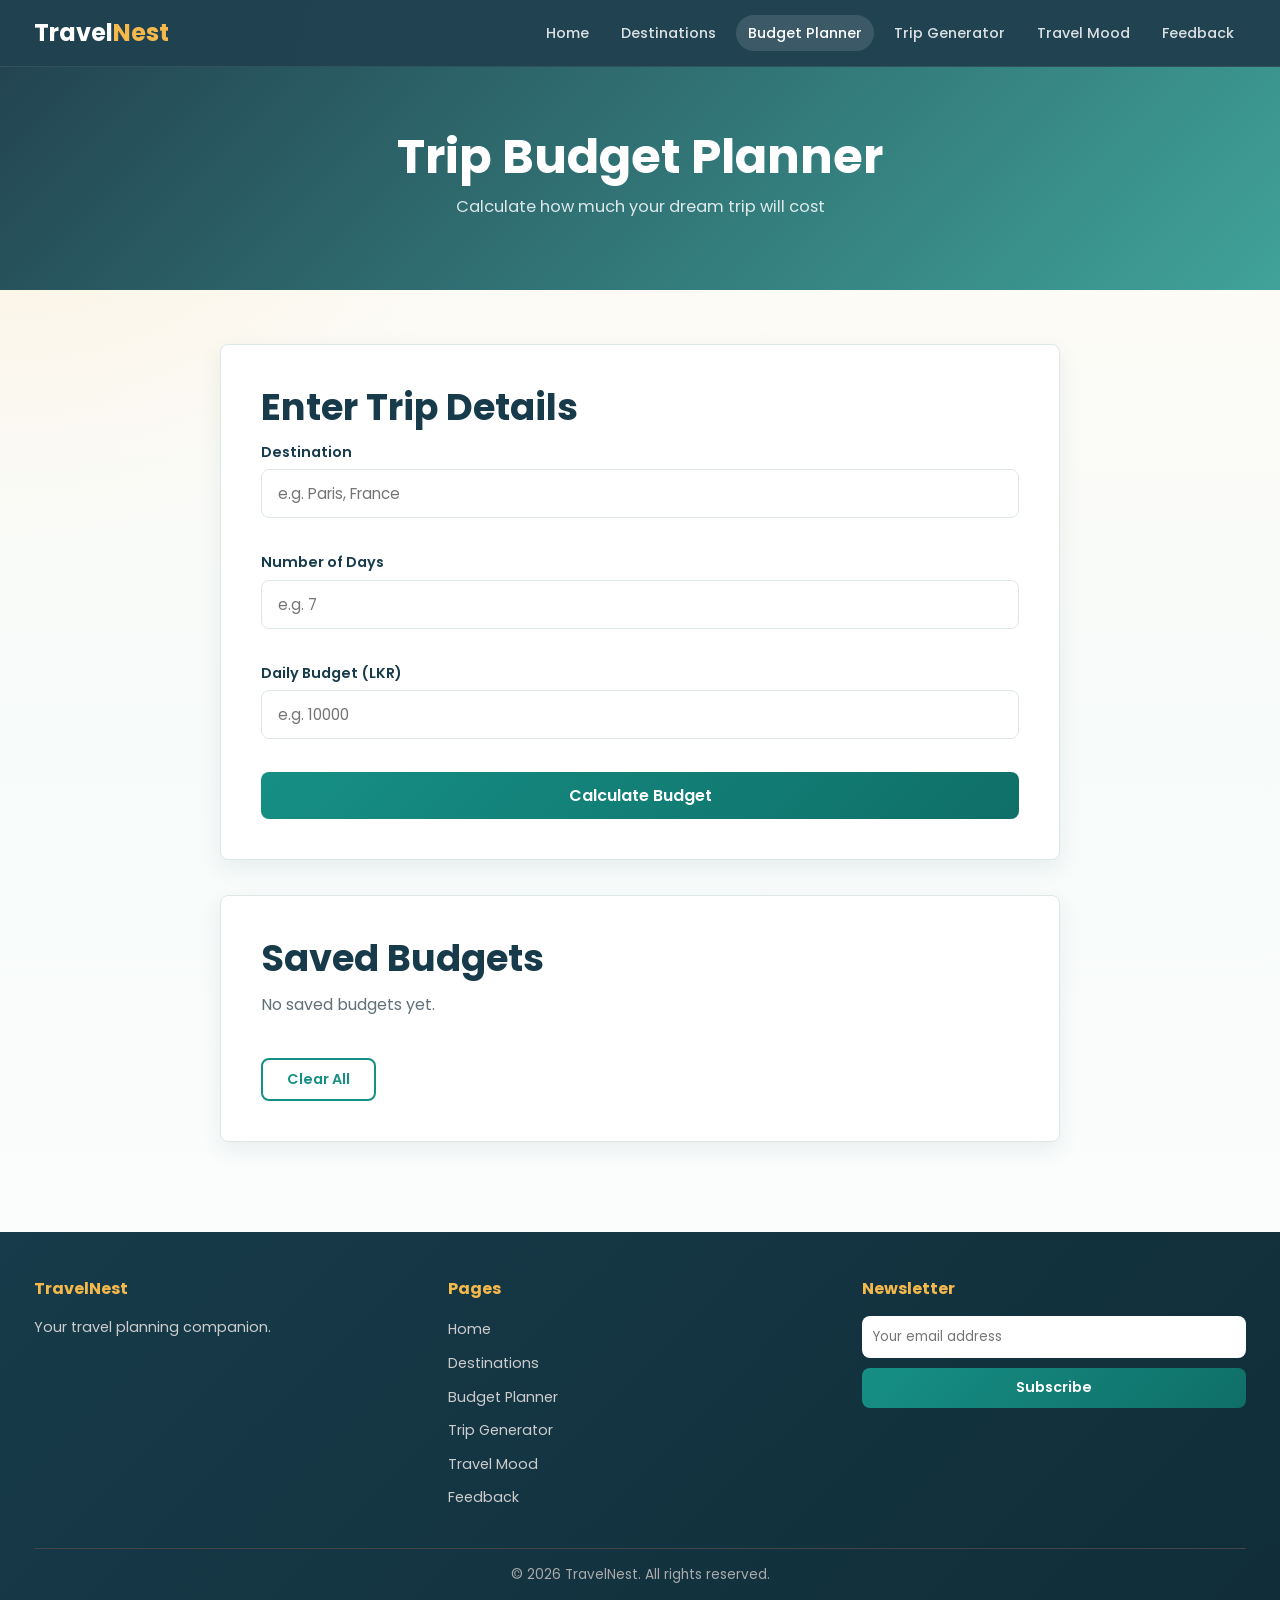
<file: budget.html>
<!DOCTYPE html>
<html lang="en">
<head>
  <meta charset="UTF-8" />
  <meta name="viewport" content="width=device-width, initial-scale=1.0" />
  <title>TravelNest - Budget Planner</title>
  <meta name="description" content="Plan your trip budget and calculate your estimated travel costs." />
  <link rel="icon" href="images/favicon.svg" type="image/svg+xml" />
  <link rel="manifest" href="manifest.json" />
  <link rel="stylesheet" href="css/global.css" />
  <link rel="stylesheet" href="css/budget.css" />
</head>
<body>

  <nav>
    <a href="index.html" class="nav-logo">Travel<span>Nest</span></a>
    <ul class="nav-links">
      <li><a href="index.html">Home</a></li>
      <li><a href="destinations.html">Destinations</a></li>
      <li><a href="budget.html">Budget Planner</a></li>
      <li><a href="generator.html">Trip Generator</a></li>
      <li><a href="mood.html">Travel Mood</a></li>
      <li><a href="feedback.html">Feedback</a></li>
    </ul>
    <div class="hamburger" role="button" tabindex="0" aria-label="Menu">
      <span></span><span></span><span></span>
    </div>
  </nav>

  <header class="page-header">
    <h1>Trip Budget Planner</h1>
    <p>Calculate how much your dream trip will cost</p>
  </header>

  <main class="budget-main">

    <section class="budget-form-section reveal">
      <h2>Enter Trip Details</h2>

      <div class="form-group">
        <label for="destination">Destination</label>
        <input type="text" id="destination" placeholder="e.g. Paris, France" required />
        <span class="error-msg" id="dest-error"></span>
      </div>

      <div class="form-group">
        <label for="days">Number of Days</label>
        <input type="number" id="days" placeholder="e.g. 7" min="1" required />
        <span class="error-msg" id="days-error"></span>
      </div>

      <div class="form-group">
        <label for="daily-budget">Daily Budget (LKR)</label>
        <input type="number" id="daily-budget" placeholder="e.g. 10000" min="1" required />
        <span class="error-msg" id="budget-error"></span>
      </div>

      <button class="btn btn-primary" id="calculate-btn">Calculate Budget</button>
    </section>

    <section class="budget-results reveal" id="results-section" style="display:none;">
      <h2>Your Trip Summary</h2>

      <div class="result-card">
        <div class="result-row">
          <span>Destination:</span>
          <strong id="result-dest">-</strong>
        </div>
        <div class="result-row">
          <span>Number of Days:</span>
          <strong id="result-days">-</strong>
        </div>
        <div class="result-row">
          <span>Daily Budget:</span>
          <strong id="result-daily">-</strong>
        </div>
        <div class="result-row total">
          <span>Total Estimated Cost:</span>
          <strong id="result-total">-</strong>
        </div>
        <div class="result-row">
          <span>Budget Status:</span>
          <strong id="result-status">-</strong>
        </div>
      </div>

      <div class="progress-container">
        <p>Budget Level</p>
        <div class="budget-level-boxes">
          <div class="budget-box" id="budget-low" data-level="low">Low</div>
          <div class="budget-box" id="budget-moderate" data-level="moderate">Moderate</div>
          <div class="budget-box" id="budget-luxury" data-level="luxury">Luxury</div>
        </div>
        <p id="progress-label">Low</p>
      </div>

      <button class="btn btn-secondary" id="save-budget-btn">Save This Budget</button>
    </section>

    <section class="saved-budgets reveal" id="saved-section">
      <h2>Saved Budgets</h2>
      <div id="saved-list">
        <p style="color:var(--grey);">No saved budgets yet.</p>
      </div>
      <button class="btn btn-outline" id="clear-budgets-btn" style="margin-top:15px;">Clear All</button>
    </section>

  </main>

  <footer>
    <div class="footer-grid">
      <div class="footer-section">
        <h3>TravelNest</h3>
        <p style="color:#ccc; font-size:0.9rem;">Your travel planning companion.</p>
      </div>
      <div class="footer-section">
        <h3>Pages</h3>
        <ul>
          <li><a href="index.html">Home</a></li>
          <li><a href="destinations.html">Destinations</a></li>
          <li><a href="budget.html">Budget Planner</a></li>
          <li><a href="generator.html">Trip Generator</a></li>
          <li><a href="mood.html">Travel Mood</a></li>
          <li><a href="feedback.html">Feedback</a></li>
        </ul>
      </div>
      <div class="footer-section">
        <h3>Newsletter</h3>
        <form id="newsletter-form" class="footer-newsletter">
          <input type="email" id="newsletter-email" placeholder="Your email address" aria-label="Email address" required />
          <button type="submit" class="btn btn-primary" style="width:100%;">Subscribe</button>
        </form>
      </div>
    </div>
    <div class="footer-bottom">
      <p>&copy; 2026 TravelNest. All rights reserved.</p>
    </div>
  </footer>

  <script src="js/global.js"></script>
  <script src="js/budget.js"></script>
</body>
</html>
</file>
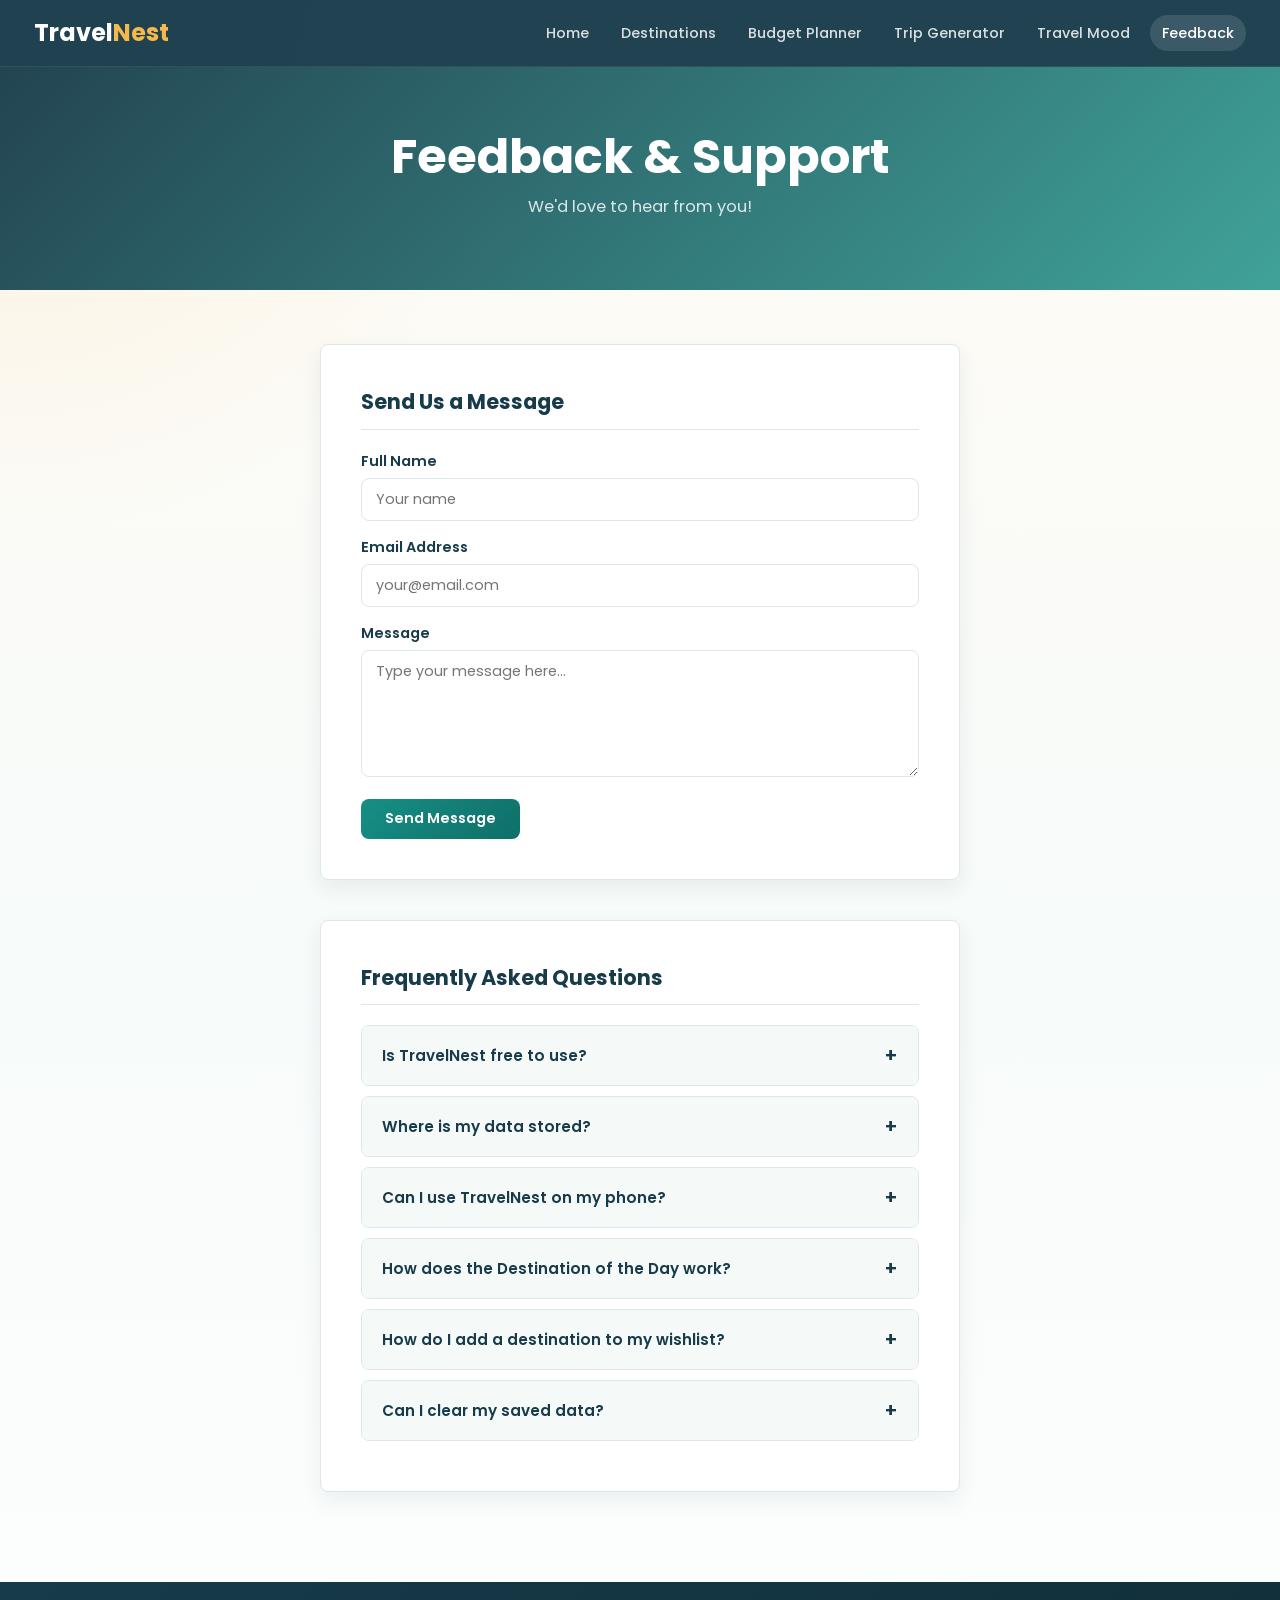
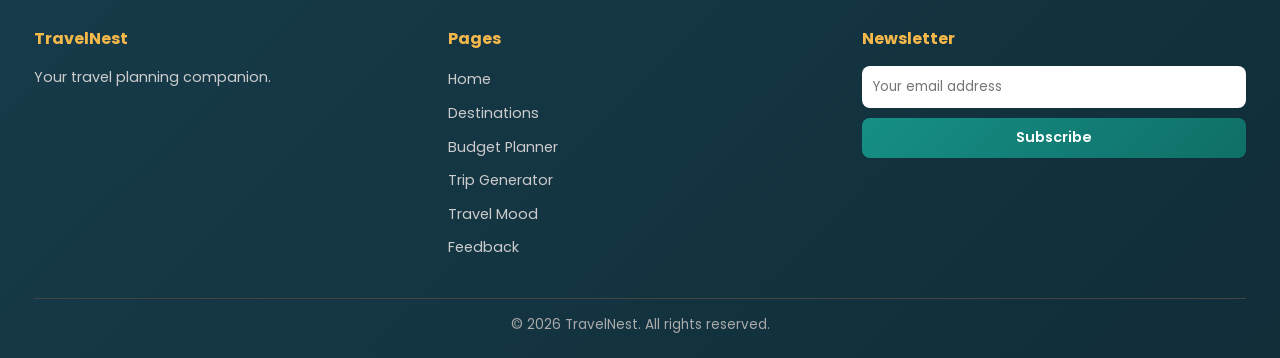
<file: feedback.html>
<!DOCTYPE html>
<html lang="en">
<head>
  <meta charset="UTF-8" />
  <meta name="viewport" content="width=device-width, initial-scale=1.0" />
  <title>TravelNest - Feedback & Support</title>
  <meta name="description" content="Send us feedback or get help with TravelNest." />
  <link rel="icon" href="images/favicon.svg" type="image/svg+xml" />
  <link rel="manifest" href="manifest.json" />
  <link rel="stylesheet" href="css/global.css" />
  <link rel="stylesheet" href="css/feedback.css" />
</head>
<body>

  <nav>
    <a href="index.html" class="nav-logo">Travel<span>Nest</span></a>
    <ul class="nav-links">
      <li><a href="index.html">Home</a></li>
      <li><a href="destinations.html">Destinations</a></li>
      <li><a href="budget.html">Budget Planner</a></li>
      <li><a href="generator.html">Trip Generator</a></li>
      <li><a href="mood.html">Travel Mood</a></li>
      <li><a href="feedback.html">Feedback</a></li>
    </ul>
    <div class="hamburger" role="button" tabindex="0" aria-label="Menu">
      <span></span><span></span><span></span>
    </div>
  </nav>

  <header class="page-header">
    <h1>Feedback & Support</h1>
    <p>We'd love to hear from you!</p>
  </header>

  <main class="feedback-main">

    <section class="feedback-form-section reveal">
      <h2>Send Us a Message</h2>

      <div class="form-group">
        <label for="name">Full Name</label>
        <input type="text" id="name" placeholder="Your name" required />
        <span class="error-msg" id="name-error"></span>
      </div>

      <div class="form-group">
        <label for="email">Email Address</label>
        <input type="email" id="email" placeholder="your@email.com" required />
        <span class="error-msg" id="email-error"></span>
      </div>

      <div class="form-group">
        <label for="message">Message</label>
        <textarea id="message" rows="5" placeholder="Type your message here..." required></textarea>
        <span class="error-msg" id="message-error"></span>
      </div>

      <button class="btn btn-primary" id="submit-btn">Send Message </button>

      <div id="form-message" style="display:none;"></div>
    </section>

    <section class="faq-section reveal">
      <h2>Frequently Asked Questions</h2>

      <div class="accordion" id="faq-container">
      </div>
    </section>

  </main>

  <footer>
    <div class="footer-grid">
      <div class="footer-section">
        <h3>TravelNest</h3>
        <p style="color:#ccc; font-size:0.9rem;">Your travel planning companion.</p>
      </div>
      <div class="footer-section">
        <h3>Pages</h3>
        <ul>
          <li><a href="index.html">Home</a></li>
          <li><a href="destinations.html">Destinations</a></li>
          <li><a href="budget.html">Budget Planner</a></li>
          <li><a href="generator.html">Trip Generator</a></li>
          <li><a href="mood.html">Travel Mood</a></li>
          <li><a href="feedback.html">Feedback</a></li>
        </ul>
      </div>
      <div class="footer-section">
        <h3>Newsletter</h3>
        <form id="newsletter-form" class="footer-newsletter">
          <input type="email" id="newsletter-email" placeholder="Your email address" aria-label="Email address" required />
          <button type="submit" class="btn btn-primary" style="width:100%;">Subscribe</button>
        </form>
      </div>
    </div>
    <div class="footer-bottom">
      <p>&copy; 2026 TravelNest. All rights reserved.</p>
    </div>
  </footer>

  <script src="js/global.js"></script>
  <script src="js/feedback.js"></script>
</body>
</html>
</file>
<file: css/global.css>
@import url('https://fonts.googleapis.com/css2?family=Poppins:wght@300;400;500;600;700&display=swap');

:root {
  --primary: #168f85;
  --primary-dark: #0f6f68;
  --secondary: #f26a4b;
  --secondary-dark: #d65438;
  --accent: #f5b84b;
  --dark: #173b4a;
  --dark-soft: #235367;
  --light: #fff5e8;
  --cream: #fffbf4;
  --white: #ffffff;
  --grey: #60717a;
  --muted: #8a9aa3;
  --border: #dde8e6;
  --light-grey: #f5faf9;
  --shadow: 0 14px 35px rgba(23, 59, 74, 0.12);
  --shadow-soft: 0 8px 22px rgba(23, 59, 74, 0.08);
  --radius: 8px;
  --transition: 0.25s ease;
}


* {
  margin: 0;
  padding: 0;
  box-sizing: border-box;
}

body {
  font-family: 'Poppins', sans-serif;
  background:
    radial-gradient(circle at top left, rgba(245, 184, 75, 0.16), transparent 34rem),
    linear-gradient(180deg, var(--cream) 0%, #f7fbfa 48%, var(--white) 100%);
  color: var(--dark);
  line-height: 1.6;
  min-height: 100vh;
}


html {
  scroll-behavior: smooth;
}


nav {
  background: rgba(23, 59, 74, 0.96);
  backdrop-filter: blur(14px);
  border-bottom: 1px solid rgba(255, 255, 255, 0.08);
  padding: 14px 34px;
  display: flex;
  justify-content: space-between;
  align-items: center;
  position: sticky;
  top: 0;
  z-index: 1000;
}

.nav-logo {
  color: var(--white);
  font-size: 1.5rem;
  font-weight: 700;
  text-decoration: none;
  letter-spacing: 0;
}

.nav-logo span {
  color: var(--accent);
}

.nav-links {
  display: flex;
  list-style: none;
  gap: 8px;
}

.nav-links a {
  color: rgba(255, 255, 255, 0.84);
  text-decoration: none;
  font-size: 0.9rem;
  font-weight: 500;
  padding: 8px 12px;
  border-radius: 999px;
  transition: color var(--transition);
}

.nav-links a:hover,
.nav-links a.active {
  background: rgba(255, 255, 255, 0.12);
  color: var(--white);
}


.hamburger {
  display: none;
  flex-direction: column;
  cursor: pointer;
  gap: 5px;
}

.hamburger span {
  width: 25px;
  height: 3px;
  background-color: var(--white);
  border-radius: 3px;
  transition: var(--transition);
}


.hamburger.open span:nth-child(1) {
  transform: translateY(8px) rotate(45deg);
}

.hamburger.open span:nth-child(2) {
  opacity: 0;
}

.hamburger.open span:nth-child(3) {
  transform: translateY(-8px) rotate(-45deg);
}


.btn {
  display: inline-flex;
  align-items: center;
  justify-content: center;
  gap: 8px;
  padding: 11px 24px;
  border-radius: var(--radius);
  border: none;
  cursor: pointer;
  font-family: 'Poppins', sans-serif;
  font-size: 0.9rem;
  font-weight: 600;
  line-height: 1.2;
  transition: transform var(--transition), box-shadow var(--transition), background var(--transition), color var(--transition), border-color var(--transition);
  text-decoration: none;
}

.btn:hover {
  transform: translateY(-2px);
  box-shadow: var(--shadow);
}

.btn-primary {
  background: linear-gradient(135deg, var(--primary), var(--primary-dark));
  color: var(--white);
}

.btn-secondary {
  background: linear-gradient(135deg, var(--secondary), var(--secondary-dark));
  color: var(--white);
}

.btn-outline {
  background-color: transparent;
  border: 2px solid var(--primary);
  color: var(--primary);
}

.btn-outline:hover {
  background: rgba(22, 143, 133, 0.08);
}

.page-header {
  background:
    linear-gradient(135deg, rgba(23, 59, 74, 0.95), rgba(22, 143, 133, 0.82)),
    url('https://images.unsplash.com/photo-1500530855697-b586d89ba3ee?q=80&w=1400&auto=format&fit=crop') center/cover;
  color: var(--white);
  text-align: center;
  padding: 64px 20px 70px;
}

.page-header h1 {
  font-size: clamp(2rem, 5vw, 3rem);
  margin-bottom: 10px;
  line-height: 1.1;
}

.page-header p {
  color: rgba(255, 255, 255, 0.84);
  font-size: 1.02rem;
}


footer {
  background: linear-gradient(135deg, var(--dark), #102d38);
  color: var(--white);
  padding: 44px 34px 22px;
  margin-top: 20px;
}

.footer-grid {
  display: grid;
  grid-template-columns: repeat(auto-fit, minmax(200px, 1fr));
  gap: 30px;
  margin-bottom: 30px;
}

.footer-section h3 {
  color: var(--accent);
  margin-bottom: 15px;
  font-size: 1rem;
}

.footer-section ul {
  list-style: none;
}

.footer-section ul li {
  margin-bottom: 8px;
}

.footer-section ul a {
  color: #ccc;
  text-decoration: none;
  font-size: 0.9rem;
  transition: color var(--transition);
}

.footer-section ul a:hover {
  color: var(--primary);
}

.footer-newsletter input {
  width: 100%;
  padding: 10px;
  border-radius: var(--radius);
  border: 1px solid rgba(255, 255, 255, 0.16);
  margin-bottom: 10px;
  font-family: 'Poppins', sans-serif;
}

.footer-bottom {
  text-align: center;
  border-top: 1px solid #444;
  padding-top: 15px;
  font-size: 0.85rem;
  color: #aaa;
}


.card {
  background: var(--white);
  border-radius: var(--radius);
  border: 1px solid var(--border);
  box-shadow: var(--shadow-soft);
  overflow: hidden;
  transition: transform var(--transition);
}

.card:hover {
  transform: translateY(-5px);
}

.card img {
  width: 100%;
  height: 200px;
  object-fit: cover;
}

.card-body {
  padding: 15px;
}

.card-body h3 {
  margin-bottom: 5px;
  color: var(--dark);
}

.card-body p {
  color: var(--grey);
  font-size: 0.9rem;
}

.section-title {
  text-align: center;
  font-size: 2rem;
  color: var(--dark);
  margin-bottom: 10px;
}

.section-subtitle {
  text-align: center;
  color: var(--grey);
  margin-bottom: 40px;
}


.modal-overlay {
  display: none;
  position: fixed;
  inset: 0;
  background: rgba(0,0,0,0.5);
  z-index: 2000;
  justify-content: center;
  align-items: center;
}

.modal-overlay.active {
  display: flex;
}

.modal-box {
  background: var(--white);
  border-radius: var(--radius);
  padding: 30px;
  max-width: 600px;
  width: 90%;
  max-height: 80vh;
  overflow-y: auto;
  position: relative;
  animation: fadeIn 0.3s ease;
}

.modal-close {
  position: absolute;
  top: 15px;
  right: 20px;
  font-size: 1.5rem;
  cursor: pointer;
  background: none;
  border: none;
  color: var(--dark);
}


@keyframes fadeIn {
  from { opacity: 0; transform: translateY(-20px); }
  to   { opacity: 1; transform: translateY(0); }
}



.fade-in {
  animation: fadeIn 0.5s ease;
}


.reveal {
  opacity: 0;
  transform: translateY(30px);
  transition: opacity 0.6s ease, transform 0.6s ease;
}

.reveal.visible {
  opacity: 1;
  transform: translateY(0);
}


.form-group {
  margin-bottom: 15px;
}

.form-group label {
  display: block;
  margin-bottom: 5px;
  font-weight: 600;
  font-size: 0.9rem;
}

.form-group input,
.form-group select,
.form-group textarea {
  width: 100%;
  padding: 10px 14px;
  border: 1px solid var(--border);
  border-radius: var(--radius);
  font-family: 'Poppins', sans-serif;
  font-size: 0.9rem;
  transition: border-color var(--transition);
  background: var(--white);
  color: var(--dark);
}

.form-group input:focus,
.form-group select:focus,
.form-group textarea:focus {
  outline: none;
  border-color: var(--primary);
  box-shadow: 0 0 0 4px rgba(22, 143, 133, 0.12);
}

.error-msg {
  color: red;
  font-size: 0.8rem;
  margin-top: 4px;
}

.success-msg {
  color: var(--primary);
  font-size: 0.9rem;
  font-weight: 600;
  padding: 10px;
  background: #e8f8f5;
  border-radius: var(--radius);
  margin-top: 10px;
}

.budget-form-section,
.budget-results,
.saved-budgets,
.generator-form,
.generator-result,
.wishlist-section,
.feedback-form-section,
.faq-section,
.sounds-section,
.tracker-section,
.stats-section,
.dotd-card {
  border: 1px solid var(--border);
}

.budget-form-section h2,
.budget-results h2,
.saved-budgets h2,
.generator-form h2,
.generator-result h2,
.wishlist-section h2,
.feedback-form-section h2,
.faq-section h2,
.sounds-section h2,
.tracker-section h2,
.stats-section h2 {
  color: var(--dark);
  letter-spacing: 0;
}


@media (max-width: 768px) {
  .nav-links {
    display: none;
    flex-direction: column;
    background-color: rgba(23, 59, 74, 0.98);
    position: absolute;
    top: 60px;
    left: 0;
    right: 0;
    padding: 20px 30px;
    gap: 8px;
  }

  .nav-links a {
    display: block;
  }

  .nav-links.open {
    display: flex;
  }

  .hamburger {
    display: flex;
  }

  .section-title {
    font-size: 1.5rem;
  }
}
</file>
<file: css/budget.css>
.budget-main {
  max-width: 900px;
  margin: 0 auto;
  padding: 54px 30px 70px;
  display: flex;
  flex-direction: column;
  gap: 35px;
}



.budget-form-section,
.budget-results,
.saved-budgets {
  background: var(--white);
  border-radius: var(--radius);
  padding: 40px;
  box-shadow: var(--shadow-soft);
  transition: transform 0.3s ease, box-shadow 0.3s ease;
}

.budget-form-section:hover,
.budget-results:hover,
.saved-budgets:hover {
  transform: translateY(-3px);
  box-shadow: var(--shadow);
}



.budget-form-section h2,
.budget-results h2,
.saved-budgets h2 {
  margin-bottom: 12px;
  color: var(--dark);
  font-size: clamp(1.8rem, 4vw, 2.3rem);
  line-height: 1.2;
  font-weight: 700;
}

.budget-form-section p,
.budget-results p,
.saved-budgets p {
  font-size: 1rem;
  color: var(--grey);
  margin-bottom: 25px;
  line-height: 1.6;
}



.budget-form-section input,
.budget-form-section select {
  padding: 12px 16px;
  border: 1px solid var(--border);
  border-radius: var(--radius);
  font-family: 'Poppins', sans-serif;
  font-size: 0.95rem;
  width: 100%;
  margin-bottom: 18px;
  background: var(--white);
  transition: all var(--transition);
}

.budget-form-section input:focus,
.budget-form-section select:focus {
  outline: none;
  border-color: var(--primary);
  box-shadow: 0 0 0 4px rgba(22, 143, 133, 0.12);
}



.budget-form-section button {
  width: 100%;
  padding: 14px;
  border: none;
  border-radius: var(--radius);
  background: linear-gradient(135deg, var(--primary), var(--primary-dark));
  color: var(--white);
  font-size: 1rem;
  font-weight: 600;
  cursor: pointer;
  transition: all 0.3s ease;
}

.budget-form-section button:hover {
  transform: translateY(-2px);
  opacity: 0.95;
  box-shadow: 0 10px 18px rgba(0, 0, 0, 0.1);
}



.result-card {
  background: var(--light-grey);
  border-radius: var(--radius);
  border: 1px solid var(--border);
  padding: 24px;
  margin-bottom: 20px;
}

.result-row {
  display: flex;
  justify-content: space-between;
  align-items: center;
  padding: 12px 0;
  border-bottom: 1px solid var(--border);
  font-size: 0.95rem;
  color: var(--dark);
}

.result-row:last-child {
  border-bottom: none;
}

.result-row.total {
  font-size: 1.15rem;
  color: var(--primary);
  font-weight: 700;
  margin-top: 8px;
}



.progress-container {
  margin-bottom: 25px;
  text-align: center;
}

.progress-container p {
  margin-bottom: 10px;
  font-size: 0.95rem;
  color: var(--grey);
}

.budget-level-boxes {
  display: flex;
  gap: 12px;
  justify-content: center;
  margin-bottom: 12px;
}

.budget-box {
  width: 100px;
  height: 50px;
  border-radius: var(--radius);
  display: flex;
  align-items: center;
  justify-content: center;
  font-weight: 600;
  color: var(--white);
  opacity: 0.4;
  transition: opacity 0.3s ease;
}

.budget-box[data-level="low"] {
  background-color: #27ae60;
}

.budget-box[data-level="moderate"] {
  background-color: #f39c12;
}

.budget-box[data-level="luxury"] {
  background-color: #e74c3c;
}

.budget-box.active {
  opacity: 1;
  box-shadow: 0 4px 8px rgba(0, 0, 0, 0.15);
}

#progress-label {
  font-weight: 600;
  font-size: 1rem;
  color: var(--dark);
}



.saved-item {
  background: var(--white);
  border: 1px solid var(--border);
  border-radius: var(--radius);
  padding: 15px 18px;
  margin-bottom: 14px;
  display: flex;
  justify-content: space-between;
  align-items: center;
  font-size: 0.95rem;
  cursor: pointer;
  transition: transform 0.3s ease, box-shadow 0.3s ease;
}

.saved-item:hover {
  transform: translateY(-3px);
  box-shadow: var(--shadow);
}

.saved-item span {
  color: var(--dark);
}

.saved-item .saved-total {
  font-weight: 700;
  color: var(--primary);
}



@media (max-width: 768px) {
  .budget-main {
    padding: 40px 20px;
  }

  .budget-form-section,
  .budget-results,
  .saved-budgets {
    padding: 30px 22px;
  }

  .result-row {
    font-size: 0.9rem;
  }
}

@media (max-width: 600px) {
  .saved-item {
    flex-direction: column;
    align-items: flex-start;
    gap: 6px;
  }

  .result-row {
    flex-direction: column;
    align-items: flex-start;
    gap: 4px;
  }

  .budget-form-section button {
    font-size: 0.95rem;
  }
}
</file>
<file: css/feedback.css>
.feedback-main {
  max-width: 700px;
  margin: 0 auto;
  padding: 54px 30px 70px;
  display: flex;
  flex-direction: column;
  gap: 40px;
}

.feedback-form-section,
.faq-section {
  background: var(--white);
  border-radius: var(--radius);
  padding: 40px;
  box-shadow: var(--shadow-soft);
}

.feedback-form-section h2,
.faq-section h2 {
  font-size: 1.3rem;
  margin-bottom: 20px;
  border-bottom: 1px solid var(--border);
  padding-bottom: 10px;
}


.accordion-item {
  border: 1px solid var(--border);
  border-radius: var(--radius);
  margin-bottom: 10px;
  overflow: hidden;
}

.accordion-header {
  width: 100%;
  background: var(--light-grey);
  border: none;
  padding: 15px 20px;
  text-align: left;
  font-family: 'Poppins', sans-serif;
  font-size: 0.95rem;
  font-weight: 600;
  cursor: pointer;
  display: flex;
  justify-content: space-between;
  align-items: center;
  color: var(--dark);
  transition: background var(--transition);
}

.accordion-header:hover {
  background: #e6f4f1;
}

.accordion-header.open {
  background: var(--primary);
  color: var(--white);
}

.accordion-icon {
  font-size: 1.2rem;
  transition: transform var(--transition);
}

.accordion-header.open .accordion-icon {
  transform: rotate(45deg);
}

.accordion-body {
  display: none;
  padding: 15px 20px;
  color: var(--grey);
  font-size: 0.9rem;
  line-height: 1.7;
  background: var(--white);
}

.accordion-body.open {
  display: block;
  animation: fadeIn 0.3s ease;
}

@media (max-width: 768px) {
  .feedback-main {
    padding: 40px 20px;
  }
}
</file>
